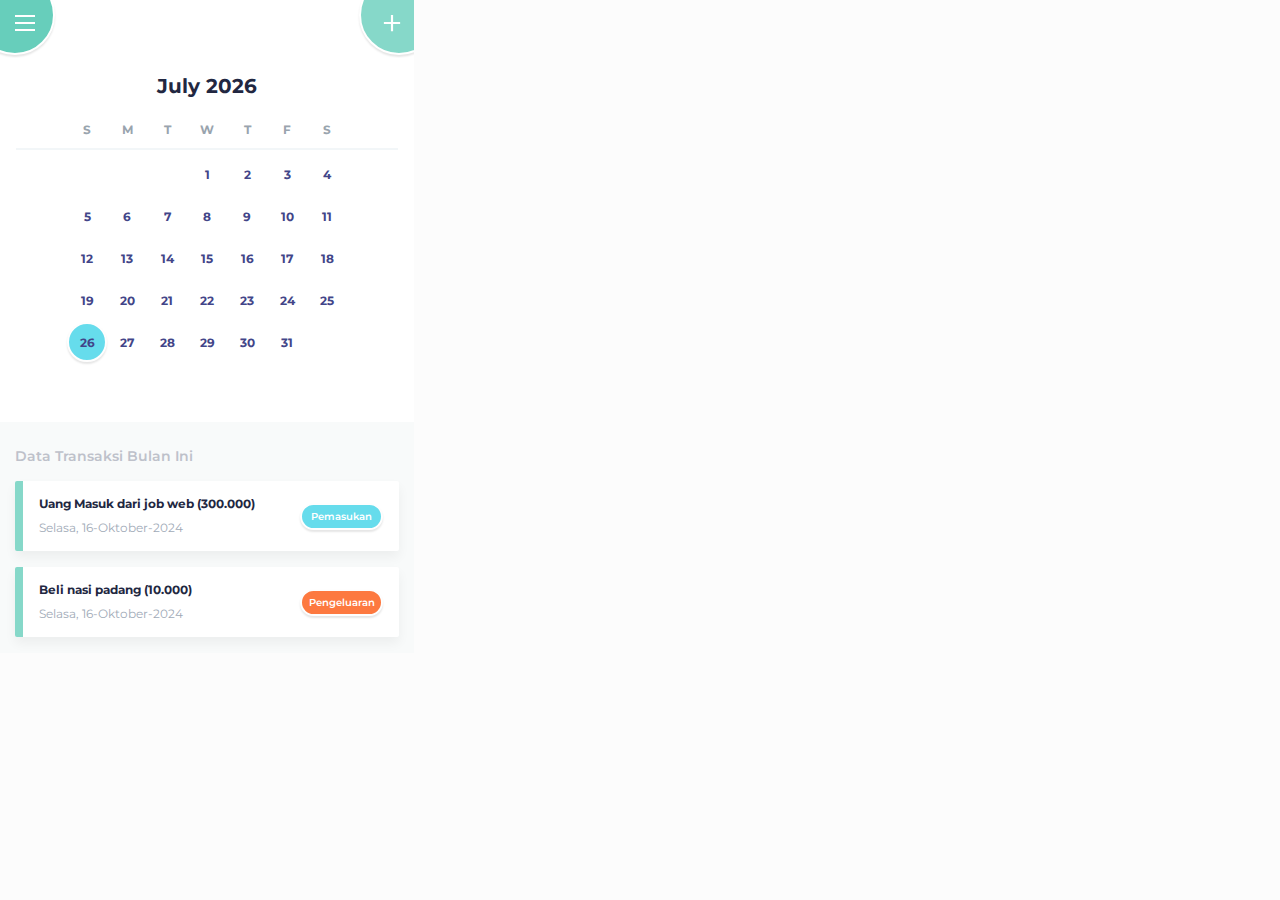
<file: pengguna/admin/tes.html>
<!DOCTYPE html>
<html lang="en">
  <head>
    <meta charset="UTF-8" />
    <meta name="viewport" content="width=device-width, initial-scale=1.0" />
    <meta http-equiv="X-UA-Compatible" content="ie=edge" />
    <title>Calendar</title>
    <link
      href="https://fonts.googleapis.com/css?family=Montserrat:400,600,700"
      rel="stylesheet"
    />
    <link
      rel="stylesheet"
      href="https://code.ionicframework.com/ionicons/2.0.1/css/ionicons.min.css"
    />
    <link rel="stylesheet" href="tes.css" />
  </head>
  <body>
    <p class="mock-up-link">
      Mock up link
      <a href="https://dribbble.com/shots/5465486-Calendar-UI#comment-7928835"
        >here</a
      >
    </p>
    <div class="main-container-wrapper">
      <header>
        <button class="header__btn header__btn--left" title="Menu">
          <svg
            class="icon"
            width="20px"
            viewBox="0 0 20 16"
            fill="none"
            xmlns="http://www.w3.org/2000/svg"
          >
            <path fill="#fff" d="M0 0h20v2H0zM0 7h20v2H0zM0 14h20v2H0z" />
          </svg>
        </button>
        <button class="header__btn header__btn--right" title="Add event">
          <svg
            class="icon"
            width="26px"
            xmlns="http://www.w3.org/2000/svg"
            viewBox="0 0 512 512"
          >
            <path
              fill="#fff"
              d="M416 277.333H277.333V416h-42.666V277.333H96v-42.666h138.667V96h42.666v138.667H416v42.666z"
            />
          </svg>
        </button>
      </header>
      <main>
        <div class="calendar-container">
          <div class="calendar-container__header">
            <button
              class="calendar-container__btn calendar-container__btn--left"
              title="Previous"
              onclick="changeMonth(-1)"
            >
              <i class="icon ion-ios-arrow-back"></i>
            </button>
            <h2 class="calendar-container__title" id="calendar-title">
              Month Year
            </h2>
            <button
              class="calendar-container__btn calendar-container__btn--right"
              title="Next"
              onclick="changeMonth(1)"
            >
              <i class="icon ion-ios-arrow-forward"></i>
            </button>
          </div>
          <div class="calendar-container__body">
            <div class="calendar-table">
              <div class="calendar-table__header">
                <div class="calendar-table__row">
                  <div class="calendar-table__col">S</div>
                  <div class="calendar-table__col">M</div>
                  <div class="calendar-table__col">T</div>
                  <div class="calendar-table__col">W</div>
                  <div class="calendar-table__col">T</div>
                  <div class="calendar-table__col">F</div>
                  <div class="calendar-table__col">S</div>
                </div>
              </div>
              <div class="calendar-table__body" id="calendar-body">
                <!-- Days will be generated here -->
              </div>
            </div>
          </div>
        </div>

        <script>
          let currentDate = new Date();

          function updateCalendar() {
            const monthNames = [
              "January",
              "February",
              "March",
              "April",
              "May",
              "June",
              "July",
              "August",
              "September",
              "October",
              "November",
              "December",
            ];

            const year = currentDate.getFullYear();
            const month = currentDate.getMonth();

            document.getElementById(
              "calendar-title"
            ).innerText = `${monthNames[month]} ${year}`;

            const firstDay = new Date(year, month, 1).getDay();
            const daysInMonth = new Date(year, month + 1, 0).getDate();

            const calendarBody = document.getElementById("calendar-body");
            calendarBody.innerHTML = "";

            let date = 1;

            for (let i = 0; i < 6; i++) {
              const row = document.createElement("div");
              row.className = "calendar-table__row";

              for (let j = 0; j < 7; j++) {
                const cell = document.createElement("div");
                cell.className = "calendar-table__col";

                if (i === 0 && j < firstDay) {
                  cell.classList.add("calendar-table__inactive");
                  cell.innerHTML = `<div class="calendar-table__item"><span></span></div>`;
                } else if (date > daysInMonth) {
                  cell.classList.add("calendar-table__inactive");
                  cell.innerHTML = `<div class="calendar-table__item"><span></span></div>`;
                } else {
                  cell.innerHTML = `<div class="calendar-table__item"><span>${date}</span></div>`;
                  if (
                    date === new Date().getDate() &&
                    month === new Date().getMonth() &&
                    year === new Date().getFullYear()
                  ) {
                    cell.classList.add("calendar-table__today");
                  }
                  date++;
                }
                row.appendChild(cell);
              }
              calendarBody.appendChild(row);
            }
          }

          function changeMonth(offset) {
            currentDate.setMonth(currentDate.getMonth() + offset);
            updateCalendar();
          }

          updateCalendar();
        </script>

        <div class="events-container">
          <span class="events__title">Data Transaksi Bulan Ini</span>
          <ul class="events__list">
            <li class="events__item">
              <div class="events__item--left">
                <span class="events__name"
                  >Uang Masuk dari job web (300.000)</span
                >
                <span class="events__date">Selasa, 16-Oktober-2024</span>
              </div>
              <span class="events__tag">Pemasukan</span>
            </li>
            <li class="events__item">
              <div class="events__item--left">
                <span class="events__name">Beli nasi padang (10.000)</span>
                <span class="events__date">Selasa, 16-Oktober-2024</span>
              </div>
              <span
                class="events__tag events__tag--highlighted"
                onclick="location.href='pengeluaran?id_pengeluaran='"
                >Pengeluaran</span
              >
            </li>
          </ul>
        </div>
      </main>
    </div>
  </body>
</html>
</file>
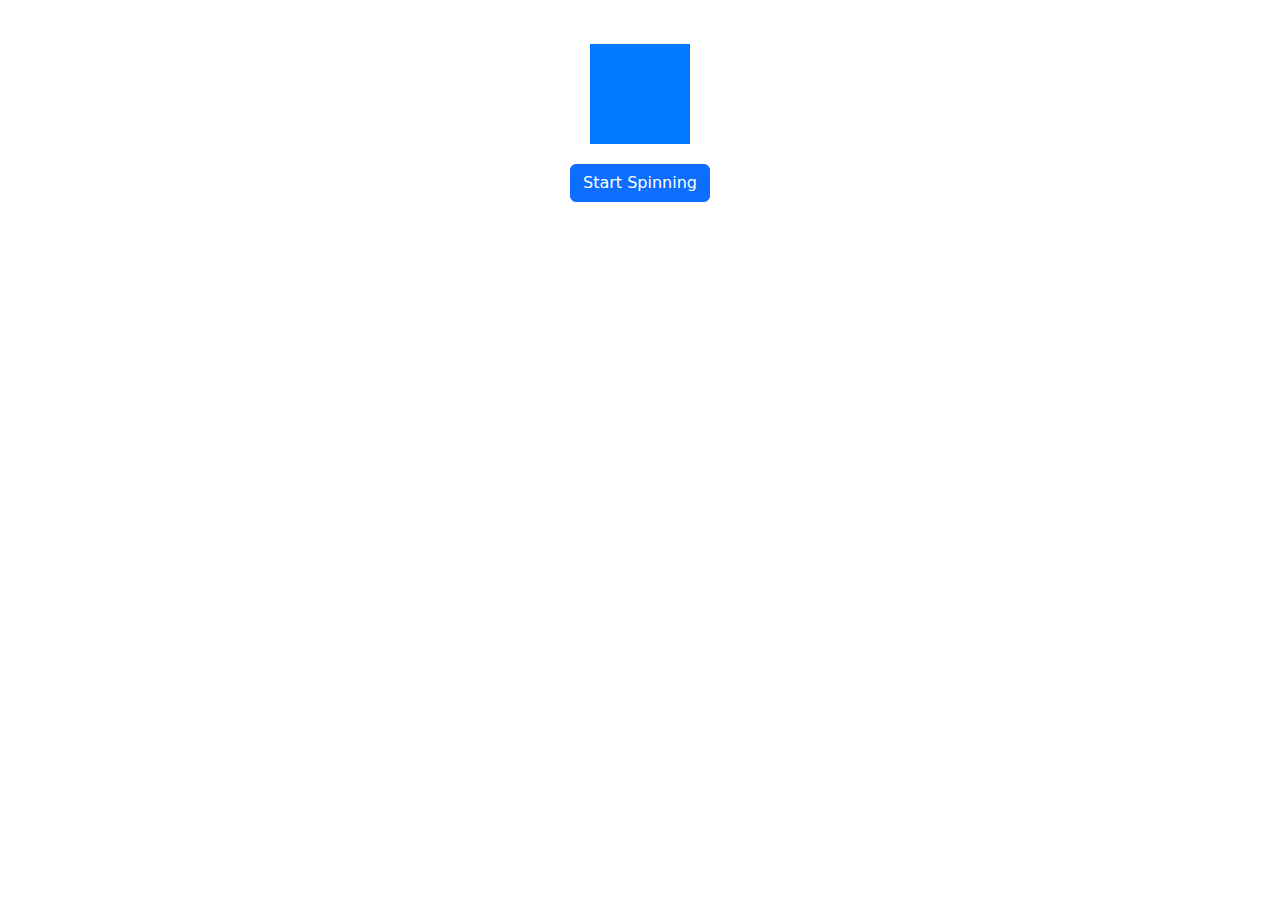
<file: pengguna/user/tes.html>
<!DOCTYPE html>
<html lang="en">

<head>
  <meta charset="UTF-8">
  <meta name="viewport" content="width=device-width, initial-scale=1.0">
  <title>Toggle Spin Box</title>
  <link href="https://cdn.jsdelivr.net/npm/bootstrap@5.3.0-alpha3/dist/css/bootstrap.min.css" rel="stylesheet">
  <style>
    .box {
      width: 100px;
      height: 100px;
      background-color: #007bff;
      margin: 20px auto;
      transition: transform 0.5s linear;
    }

    .spin {
      animation: spin 1s linear infinite;
    }

    @keyframes spin {
      from {
        transform: rotate(0deg);
      }

      to {
        transform: rotate(360deg);
      }
    }
  </style>
</head>

<body class="text-center p-4">
  <div class="box" id="konten"></div>
  <button id="toggleSpinBtn" class="btn btn-primary">Start Spinning</button>

  <script src="https://cdn.jsdelivr.net/npm/bootstrap@5.3.0-alpha3/dist/js/bootstrap.bundle.min.js"></script>
  <script>
    const konten = document.getElementById('konten');
    const toggleSpinBtn = document.getElementById('toggleSpinBtn');
    let isSpinning = false;

    toggleSpinBtn.addEventListener('click', () => {
      isSpinning = !isSpinning;
      if (isSpinning) {
        konten.classList.add('spin');
        toggleSpinBtn.textContent = 'Stop Spinning';
      } else {
        konten.classList.remove('spin');
        toggleSpinBtn.textContent = 'Start Spinning';
      }
    });
  </script>
</body>

</html>
</file>
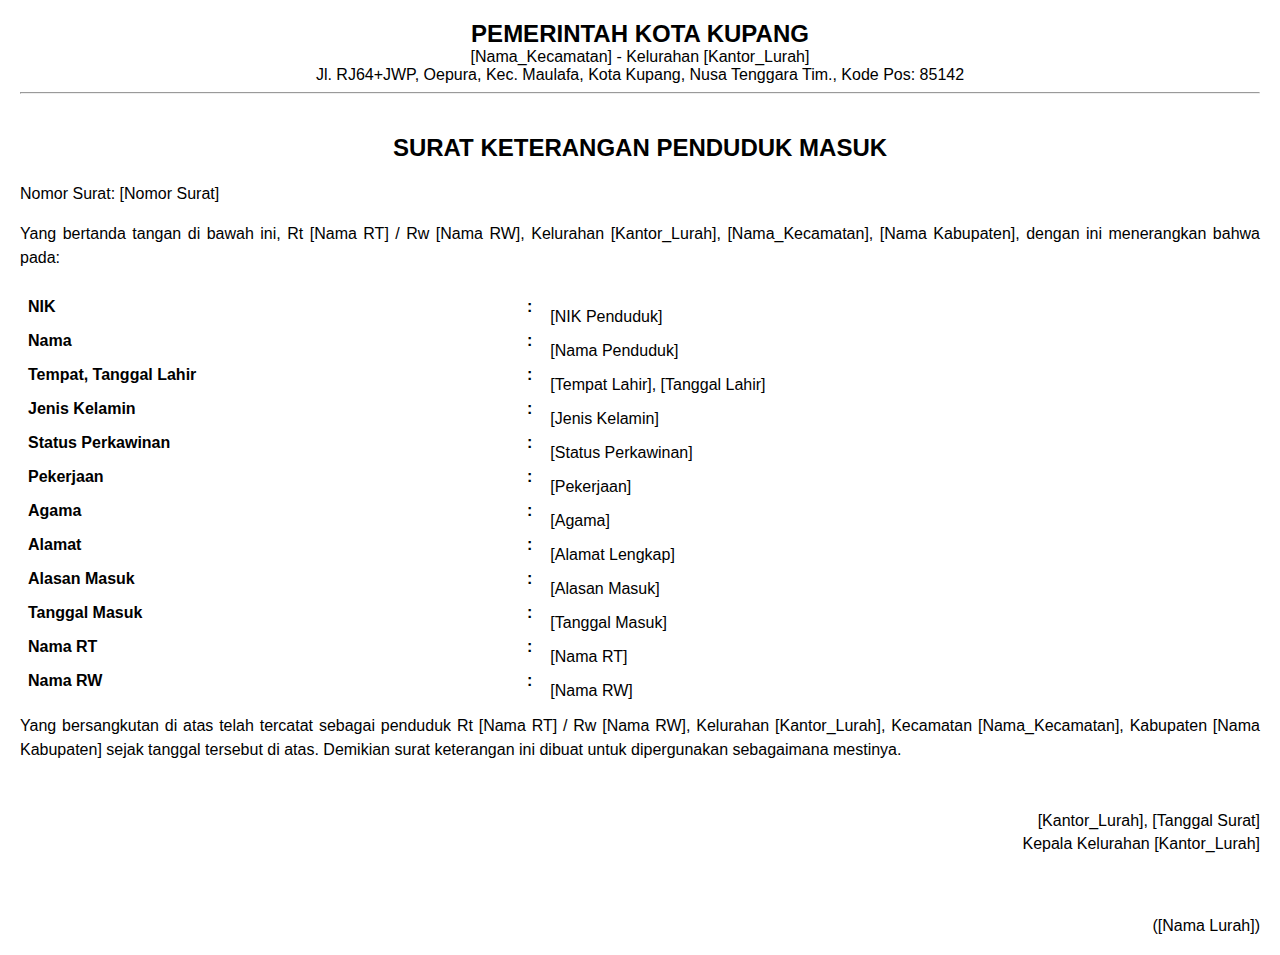
<file: pengguna/admin/export/u_p.html>
<!DOCTYPE html>
<html lang="en">
  <head>
    <meta charset="UTF-8" />
    <title>Surat Keterangan Penduduk Masuk</title>
    <style>
      body {
        font-family: Arial, sans-serif;
        margin: 20px;
      }
      h1 {
        text-align: center;
        text-transform: uppercase;
        font-size: 18pt;
        margin-bottom: 20px;
      }
      .kop-surat {
        text-align: center;
        margin-bottom: 40px;
      }
      .kop-surat h2,
      .kop-surat p {
        margin: 0;
      }
      .content {
        margin-bottom: 30px;
      }
      .content p {
        line-height: 1.5;
        text-align: justify;
      }
      table {
        width: 100%;
        border-collapse: collapse;
        margin-top: 20px;
      }
      th,
      td {
        padding: 8px;
        text-align: left;
      }
      th {
        background-color: white;
        position: relative;
      }
      th::after {
        content: ":";
        position: absolute;
        right: 10px;
        top: 50%;
        transform: translateY(-50%);
      }
      td {
        padding-right: 30px;
        position: relative;
        top: 10px;
      }
      .signature {
        text-align: right;
        margin-top: 50px;
      }
      .signature p {
        margin: 5px 0;
      }
    </style>
  </head>
  <body>
    <div class="kop-surat">
      <h2>PEMERINTAH KOTA KUPANG</h2>
      <p>[Nama_Kecamatan] - Kelurahan [Kantor_Lurah]</p>
      <p>
        Jl. RJ64+JWP, Oepura, Kec. Maulafa, Kota Kupang, Nusa Tenggara Tim.,
        Kode Pos: 85142
      </p>
      <hr />
    </div>

    <h1>Surat Keterangan Penduduk Masuk</h1>

    <div class="content">
      <p>Nomor Surat: [Nomor Surat]</p>
      <p>
        Yang bertanda tangan di bawah ini, Rt [Nama RT] / Rw [Nama RW],
        Kelurahan [Kantor_Lurah], [Nama_Kecamatan], [Nama Kabupaten], dengan ini
        menerangkan bahwa pada:
      </p>

      <table>
        <tr>
          <th>NIK</th>
          <td>[NIK Penduduk]</td>
        </tr>
        <tr>
          <th>Nama</th>
          <td>[Nama Penduduk]</td>
        </tr>
        <tr>
          <th>Tempat, Tanggal Lahir</th>
          <td>[Tempat Lahir], [Tanggal Lahir]</td>
        </tr>
        <tr>
          <th>Jenis Kelamin</th>
          <td>[Jenis Kelamin]</td>
        </tr>
        <tr>
          <th>Status Perkawinan</th>
          <td>[Status Perkawinan]</td>
        </tr>
        <tr>
          <th>Pekerjaan</th>
          <td>[Pekerjaan]</td>
        </tr>
        <tr>
          <th>Agama</th>
          <td>[Agama]</td>
        </tr>
        <tr>
          <th>Alamat</th>
          <td>[Alamat Lengkap]</td>
        </tr>
        <tr>
          <th>Alasan Masuk</th>
          <td>[Alasan Masuk]</td>
        </tr>

        <tr>
          <th>Tanggal Masuk</th>
          <td>[Tanggal Masuk]</td>
        </tr>

        <tr>
          <th>Nama RT</th>
          <td>[Nama RT]</td>
        </tr>
        <tr>
          <th>Nama RW</th>
          <td>[Nama RW]</td>
        </tr>
      </table>

      <p>
        Yang bersangkutan di atas telah tercatat sebagai penduduk Rt [Nama RT] /
        Rw [Nama RW], Kelurahan [Kantor_Lurah], Kecamatan [Nama_Kecamatan],
        Kabupaten [Nama Kabupaten] sejak tanggal tersebut di atas. Demikian
        surat keterangan ini dibuat untuk dipergunakan sebagaimana mestinya.
      </p>
    </div>

    <div class="signature">
      <p>[Kantor_Lurah], [Tanggal Surat]</p>
      <p>Kepala Kelurahan [Kantor_Lurah]</p>
      <br /><br /><br />
      <p>([Nama Lurah])</p>
    </div>
  </body>
</html>
</file>
<file: pengguna/admin/tes.css>
* {
  margin: 0;
  padding: 0;
  box-sizing: border-box;
}

html,
body {
  height: 100%;
}

body {
  -webkit-font-smoothing: antialiased;
  font-family: "Montserrat", sans-serif;
  text-rendering: optimizeLegibility;
  background: #fcfcfc;
}

.mock-up-link {
  display: none;
}
@media (min-width: 768) {
  .mock-up-link {
    display: block;
  }
}

.main-container-wrapper {
  background-color: #f8fafa;
  min-width: 320px;
  min-height: 568px;
  max-width: 414px;
  overflow-y: auto;
}
@media (min-width: 415) {
  .main-container-wrapper {
    -moz-box-shadow: 0px 32px 47px rgba(32, 23, 23, 0.09);
    -webkit-box-shadow: 0px 32px 47px rgba(32, 23, 23, 0.09);
    box-shadow: 0px 32px 47px rgba(32, 23, 23, 0.09);
    margin: 24px auto;
  }
}

header {
  background-color: #fff;
  display: flex;
  height: 58px;
  justify-content: space-between;
  overflow: hidden;
  position: relative;
}

.header__btn {
  background-color: #86d8c9;
  border: 2px solid #fff;
  border-radius: 50%;
  -moz-box-shadow: 0 2px 2px rgba(0, 0, 0, 0.1);
  -webkit-box-shadow: 0 2px 2px rgba(0, 0, 0, 0.1);
  box-shadow: 0 2px 2px rgba(0, 0, 0, 0.1);
  cursor: pointer;
  height: 80px;
  padding-top: 18px;
  position: absolute;
  top: -25px;
  width: 80px;
}
.header__btn:hover,
.header__btn:focus {
  background: rgb(103.145, 206.055, 187.23);
  transition: all 0.3s ease-in;
  outline: none;
}
.header__btn .icon {
  display: inline-block;
}
.header__btn--left {
  left: -25px;
  padding-left: 38px;
  text-align: left;
}
.header__btn--right {
  padding-right: 32px;
  right: -25px;
  text-align: right;
}

.calendar-container {
  background-color: #fff;
  padding: 16px;
  margin-bottom: 24px;
}
.calendar-container__header {
  display: flex;
  justify-content: space-between;
}
.calendar-container__btn {
  background: transparent;
  border: 0;
  cursor: pointer;
  font-size: 16px;
  outline: none;
  color: #e9e8e8;
}
.calendar-container__btn:hover,
.calendar-container__btn:focus {
  color: #9faab7;
  transition: all 0.3s ease-in;
}
.calendar-container__title {
  color: #222741;
  font-size: 20px;
  font-weight: 700;
}

.calendar-table {
  margin-top: 12px;
  width: 100%;
}
.calendar-table__item {
  border: 2px solid transparent;
  border-radius: 50%;
  color: #424588;
  font-size: 12px;
  font-weight: 700;
  width: 100%;
  /* background: #f8fafa; */
  height: 100%;
  display: flex;
  align-items: center;
  justify-content: center;
  cursor: pointer;
}
.calendar-table__item:hover {
  border-color: #fefefe;
  background-color: #66dcec;
  -moz-box-shadow: 0px 2px 2px rgba(0, 0, 0, 0.1);
  -webkit-box-shadow: 0px 2px 2px rgba(0, 0, 0, 0.1);
  box-shadow: 0px 2px 2px rgba(0, 0, 0, 0.1);
  transition: 0.2s all ease-in;
}

.calendar-table__row {
  display: flex;
  justify-content: center;
}
.calendar-table__header {
  border-bottom: 2px solid #f2f6f8;
  margin-bottom: 4px;
}
.calendar-table__header .calendar-table__col {
  display: inline-block;
  color: #99a4ae;
  font-size: 12px;
  font-weight: 700;
  padding: 12px 3px;
  text-align: center;
  text-transform: uppercase;
  width: 40px;
  height: 38px;
}
@media (min-width: 360) {
  .calendar-table__header .calendar-table__col {
    width: 46px;
  }
}
@media (min-width: 410) {
  .calendar-table__header .calendar-table__col {
    width: 54px;
  }
}
.calendar-table__body .calendar-table__col {
  width: 40px;
  height: 42px;
  padding-bottom: 2px;
}
@media (min-width: 360) {
  .calendar-table__body .calendar-table__col {
    width: 46px;
    height: 48px;
  }
}
@media (min-width: 410) {
  .calendar-table__body .calendar-table__col {
    width: 54px;
    height: 56px;
  }
}

/* bagian untuk membuat warna biru untuk tanggal hari ini */
.calendar-table__today .calendar-table__item {
  border-color: #fefefe;
  background-color: #66dcec;
  -moz-box-shadow: 0px 2px 2px rgba(0, 0, 0, 0.1);
  -webkit-box-shadow: 0px 2px 2px rgba(0, 0, 0, 0.1);
  box-shadow: 0px 2px 2px rgba(0, 0, 0, 0.1);
}
.calendar-table__event .calendar-table__item {
  background-color: #66dcec;
  border-color: #fefefe;
  -moz-box-shadow: 0px 2px 2px rgba(0, 0, 0, 0.1);
  -webkit-box-shadow: 0px 2px 2px rgba(0, 0, 0, 0.1);
  box-shadow: 0px 2px 2px rgba(0, 0, 0, 0.1);
  color: #fff;
}
.calendar-table__event--long {
  overflow-x: hidden;
}
.calendar-table__event--long .calendar-table__item {
  border-radius: 0;
  border-width: 2px 0;
}
.calendar-table__event--start .calendar-table__item {
  border-left: 2px solid #fff;
  border-radius: 50% 0 0 50%;
}
.calendar-table__event--start.calendar-table__col:last-child
  .calendar-table__item {
  border-width: 2px;
}
.calendar-table__event--end .calendar-table__item {
  border-right: 2px solid #fff;
  border-radius: 0 50% 50% 0;
}
.calendar-table__event--end.calendar-table__col:first-child
  .calendar-table__item {
  border-width: 2px;
}
.calendar-table__inactive .calendar-table__item {
  color: #dcdce3;
  cursor: default;
}
.calendar-table__inactive .calendar-table__item:hover {
  background: transparent;
  box-shadow: none;
}
.calendar-table__inactive.calendar-table__event .calendar-table__item {
  color: #fff;
  opacity: 0.25;
}
.calendar-table__inactive.calendar-table__event .calendar-table__item:hover {
  background: #66dcec;
  -moz-box-shadow: 0px 2px 2px rgba(0, 0, 0, 0.1);
  -webkit-box-shadow: 0px 2px 2px rgba(0, 0, 0, 0.1);
  box-shadow: 0px 2px 2px rgba(0, 0, 0, 0.1);
}

.events-container {
  padding: 0 15px;
}

.events__title {
  color: #bec1ca;
  display: inline-block;
  font-size: 14px;
  font-weight: 600;
  margin-bottom: 16px;
}
.events__tag {
  cursor: pointer;
  background: #66dcec;
  border: 2px solid #fefefe;
  -moz-box-shadow: 0px 2px 2px rgba(0, 0, 0, 0.1);
  -webkit-box-shadow: 0px 2px 2px rgba(0, 0, 0, 0.1);
  box-shadow: 0px 2px 2px rgba(0, 0, 0, 0.1);
  border-radius: 20px;
  color: #fff;
  font-size: 10px;
  font-weight: 600;
  width: 90px;
  margin-left: 16px;
  padding: 5px 2px;
  text-align: center;
}
.events__tag--highlighted {
  background: #fd7940;
}
.events__item {
  background: #fff;
  border-left: 8px solid #86d8c9;
  border-radius: 2px;
  -moz-box-shadow: 0px 6px 12px rgba(0, 0, 0, 0.05);
  -webkit-box-shadow: 0px 6px 12px rgba(0, 0, 0, 0.05);
  box-shadow: 0px 6px 12px rgba(0, 0, 0, 0.05);
  padding: 15px 16px;
  display: flex;
  justify-content: space-between;
  align-items: center;
  margin-bottom: 16px;
}
.events__item--left {
  width: calc(100% - 76px);
}
.events__name {
  font-size: 12px;
  font-weight: 700;
  color: #222741;
  display: block;
  margin-bottom: 6px;
}
.events__date {
  font-size: 12px;
  color: #9faab7;
  display: inline-block;
}

/*# sourceMappingURL=tes.css.map */
</file>
